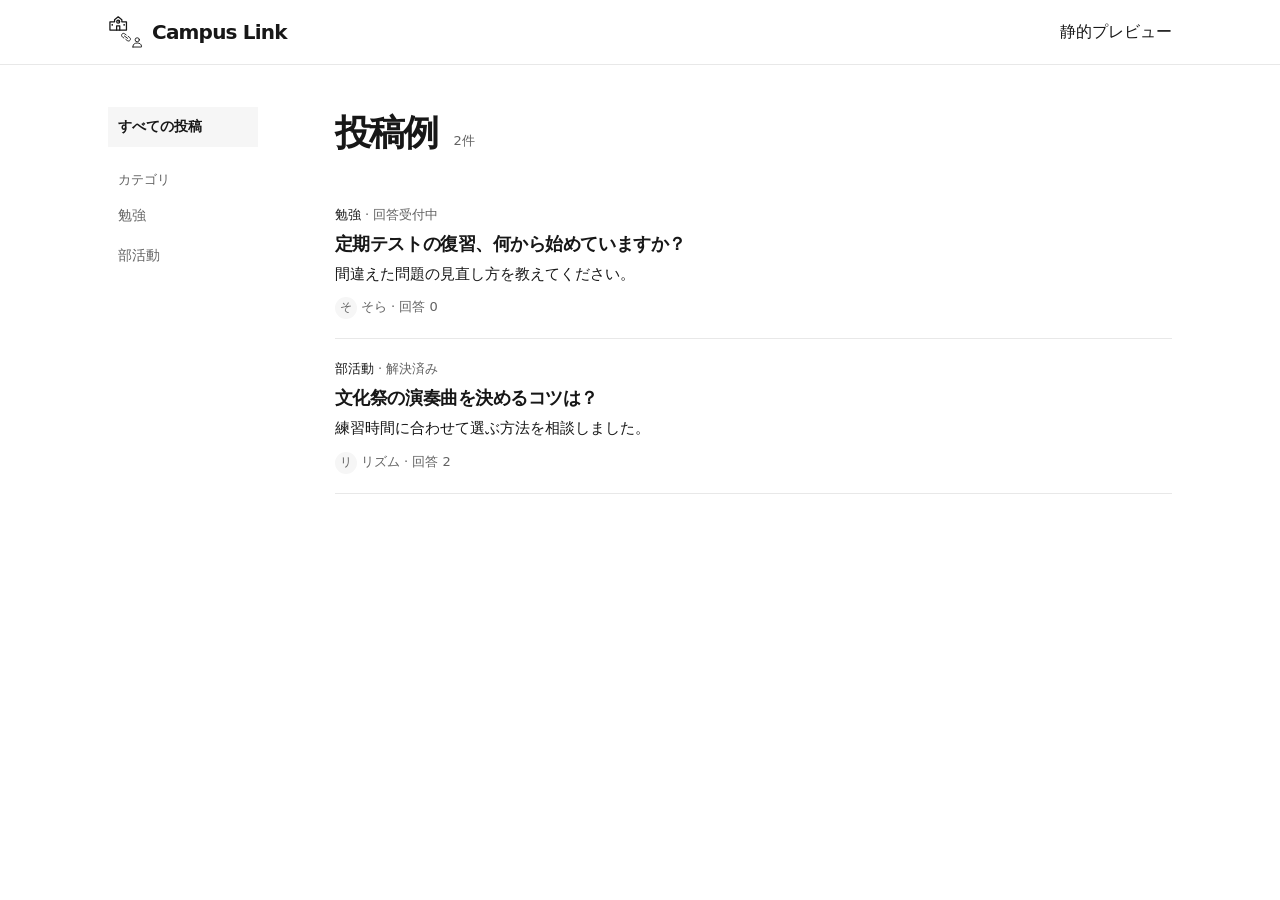
<file: static/index.html>
<!doctype html><html lang="ja"><meta charset="utf-8"><meta name="viewport" content="width=device-width,initial-scale=1,viewport-fit=cover"><link rel="stylesheet" href="style.css"><script defer src="categories.js"></script><title>Campus Link | 静的見本</title><header><div class="bar"><strong class="brand"><img src="campus-link.svg" width="40" height="40" alt="">Campus Link</strong>静的プレビュー</div></header><div class="layout"><aside class="categories list-nav"><nav aria-label="投稿例のカテゴリ"><a href="#all" aria-current="page">すべての投稿</a><small>カテゴリ</small><a href="#study">勉強</a><a href="#club">部活動</a></nav><button type="button" class="category-trigger" aria-haspopup="dialog" aria-expanded="false" aria-controls="category-sheet" hidden>
  <span data-category-name></span>
  <svg class="category-icon" aria-hidden="true" viewBox="0 0 24 24"><path d="m6 9 6 6 6-6"/></svg>
</button>
<dialog id="category-sheet" aria-labelledby="category-title">
  <div class="sheet-heading">
    <h2 id="category-title">カテゴリを選択</h2>
    <button type="button" data-close-category aria-label="閉じる"><svg class="category-icon" aria-hidden="true" viewBox="0 0 24 24"><path d="m6 6 12 12M18 6 6 18"/></svg></button>
  </div>
  <div data-category-options></div>
</dialog></aside><main id="all"><h1>投稿例 <small data-sample-count>2件</small></h1><article class="sample-row" id="study"><div class="meta"><b>勉強</b> · 回答受付中</div><h3>定期テストの復習、何から始めていますか？</h3><p>間違えた問題の見直し方を教えてください。</p><footer><span class="avatar">そ</span> そら · 回答 0</footer></article><article class="sample-row" id="club"><div class="meta"><b>部活動</b> · 解決済み</div><h3>文化祭の演奏曲を決めるコツは？</h3><p>練習時間に合わせて選ぶ方法を相談しました。</p><footer><span class="avatar">リ</span> リズム · 回答 2</footer></article></main></div></html>
</file>
<file: static/style.css>
:root {
  --ink: #171717;
  --muted: #626262;
  --line: #e8e8e8;
  --surface: #f6f6f6;
  color: var(--ink);
  background: white;
  font: 16px/1.65 system-ui, "Hiragino Sans", sans-serif;
  accent-color: var(--ink);
}
* { box-sizing: border-box }
body { margin: 0 }
html { scroll-padding-top: 80px }
a { color: inherit; text-underline-offset: 3px }
header { position: sticky; top: 0; z-index: 5; background: white; border-bottom: 1px solid var(--line) }
.bar, .layout { max-width: 1160px; margin: auto; padding-inline: clamp(16px,4vw,48px) }
.bar { height: 64px; display: flex; align-items: center; justify-content: space-between }
.brand { display: inline-flex; align-items: center; gap: 8px; font-size: 20px; line-height: 1; letter-spacing: -.04em; font-weight: 650; text-decoration: none }
.brand img { display: block; flex: none; width: 36px; height: 36px }
.layout { display: grid; grid-template-columns: 150px minmax(0,1fr); gap: clamp(32px,6vw,88px); padding-block: 42px 80px }
nav { display: grid; align-content: start }
nav a { display: flex; align-items: center; gap: 8px; color: var(--muted); padding: 7px 10px; min-height: 40px; text-decoration: none; font-size: 14px }
nav a:hover, nav a.active { background: var(--surface); color: var(--ink) }
nav a.active { font-weight: 650 }
nav small { padding: 22px 10px 5px }
main { min-width: 0; overflow-wrap: anywhere }
h1,h2,h3 { text-wrap: pretty; line-height: 1.45 }
h1 { margin: 0 0 26px; font-size: clamp(26px,3vw,36px); font-weight: 640; letter-spacing: -.055em }
h2 { font-size: 20px; margin: 32px 0 12px }
h3 { margin: 5px 0; font-size: 18px; letter-spacing: -.025em }
h1 small,h2 small { margin-left: 6px; font-weight: 450; letter-spacing: 0 }
small,footer,.meta,.excerpt,.notice,.counter { color: var(--muted) }
small,footer,.meta,.counter { font-size: 13px }
.meta b { color: var(--ink); font-weight: 540 }
.filters,.actions { display: flex; gap: 12px; flex-wrap: wrap; align-items: center; font-size: 14px }
.filters { padding-bottom: 16px; border-bottom: 1px solid var(--line) }
.filters label { display: inline-flex; align-items: center; min-height: 44px }
.search { flex: 1 1 165px; gap: 8px }
.icon { width: 16px; height: 16px; flex: none; fill: none; stroke: currentColor; stroke-width: 1.6; stroke-linecap: round }
input,textarea,select,button,.button { font: inherit; color: inherit }
.search input { border: 0; width: 100%; min-width: 0 }
button,.button { display: inline-flex; align-items: center; justify-content: center; min-height: 40px; padding: 6px 14px; border: 0; background: var(--surface); border-radius: 4px; cursor: pointer; text-decoration: none; font-weight: 550 }
.button { background: var(--ink); color: white; font-size: 14px }
button:hover,.button:hover { opacity: .8 }
.filters select { background: white; border: 0; min-height: 44px }
article { padding-block: 19px; border-bottom: 1px solid var(--line) }
.post-row { position: relative }
.post-row a { text-decoration: none }
.post-row a::after { content: ""; position: absolute; inset: 0 }
.post-row:hover h3,.post-row:focus-within h3 { text-decoration: underline; text-underline-offset: 4px }
.excerpt,.sample-row p { margin: 4px 0 10px; font-size: 15px }
.avatar { display: inline-grid; place-items: center; width: 22px; height: 22px; background: var(--surface); border-radius: 50%; font-size: 12px }
.empty { border: 0; padding-block: 54px }
.empty p,.notice { font-size: 14px }
.demo-notice { margin: -12px 0 18px; font-size: 13px; color: var(--muted) }
.stack { max-width: 680px; margin-top: 24px; display: grid; gap: 16px }
.stack label { display: grid; gap: 6px; font-size: 14px; font-weight: 550 }
.stack,.stack label { grid-template-columns: minmax(0,1fr) }
.stack input,.stack textarea,.stack select { width: 100%; min-width: 0; padding: 10px; font-size: 16px; background: white; border: 1px solid #c3c3c3; border-radius: 4px }
textarea { resize: vertical }
.counter { margin-top: -12px; text-align: right; font-variant-numeric: tabular-nums }
.stack output:empty { display: none }
.stack button { justify-self: start }
.body { white-space: pre-wrap; line-height: 1.85 }
article img { max-width: 100%; max-height: 640px }
.actions { margin-top: 20px }
summary { cursor: pointer }
main > a:first-child { display: inline-block; margin-bottom: 14px; font-size: 14px; color: var(--muted) }
:focus-visible { outline: 2px solid var(--ink); outline-offset: 2px }
.skip { position: fixed; left: 12px; top: -60px; z-index: 8; background: white; padding: 8px }
.skip:focus { top: 4px }
@media(max-width:760px) {
  .bar { height: 58px }
  .brand { gap: 7px }
  .brand img { width: 34px; height: 34px }
  .layout { display: block; padding-block: 0 54px }
  nav { display: flex; overflow-x: auto; gap: 10px; margin-bottom: 24px; border-bottom: 1px solid var(--line) }
  nav small { display: none }
  nav a { white-space: nowrap; min-height: 48px; padding-inline: 4px }
  nav a.active { background: white; box-shadow: inset 0 -2px currentColor }
  .search { flex-basis: 100% }
  .filters { gap: 4px 12px }
  .filters input { font-size: 16px }
  button,.button,summary { min-height: 44px }
  h1 { margin-bottom: 16px }
}

[hidden], .bottom-nav { display: none !important }
#filter-options,.sheet-heading { display: flex; align-items: center; gap: 12px }
#filter-sheet { width: min(100%,480px); max-width: 100%; max-height: 85dvh; box-sizing: border-box; margin: auto auto 0; border: 0; border-radius: 14px 14px 0 0; padding: 20px 20px calc(20px + env(safe-area-inset-bottom)); color: var(--ink) }
#filter-sheet::backdrop { background: rgb(0 0 0 / .32) }
.sheet-heading { justify-content: space-between }
.sheet-heading h2 { margin: 0 }
#sheet-fields #filter-options { display: grid; margin: 20px 0 }
#sheet-fields select,#sheet-fields label { min-height: 44px; font-size: 16px; display: flex; align-items: center }
#apply-filters { width: 100% }
#image-preview { width: auto; max-width: 100%; max-height: 240px }
.excerpt { display: -webkit-box; -webkit-box-orient: vertical; -webkit-line-clamp: 2; overflow: hidden }
@media(max-width:760px) {
  body { min-height: 100dvh; padding-bottom: calc(70px + env(safe-area-inset-bottom)) }
  .bar { height: 50px; padding-inline: max(16px,env(safe-area-inset-left)) max(16px,env(safe-area-inset-right)) }
  header { padding-top: env(safe-area-inset-top) }
  .bar .button,.categories:not(.list-nav) { display: none }
  .categories:not(.list-nav) + main { padding-top: 18px }
  .bottom-nav { display: grid !important; position: fixed; inset: auto 0 0; z-index: 6; grid-template-columns: repeat(5,minmax(0,1fr)); margin: 0; gap: 0; background: white; border: 0; border-top: 1px solid var(--line); padding: 3px env(safe-area-inset-right) env(safe-area-inset-bottom) env(safe-area-inset-left) }
  .bottom-nav a { display: flex; flex-direction: column; align-items: center; justify-content: center; gap: 2px; height: 56px; padding: 0; font-size: 11px; line-height: 1.25 }
  .bottom-nav svg { width: 24px; height: 24px; padding: 2px; stroke: currentColor; stroke-width: 1.65; fill: none; stroke-linejoin: round; stroke-linecap: round }
  .bottom-nav [aria-current] { color: #111; font-weight: 750; border-top: 2px solid }
  .bottom-nav .dest-new svg { color: white; background: #171717; border-radius: 6px; padding: 4px }
  .keyboard-open .bottom-nav { display: none !important }
  .categories nav a,main a:not(.post-row a),.filters button { min-width: 44px }
  main > a, .empty a,.filters > a { display: inline-flex; min-height: 44px; align-items: center }
  .post-row { padding-block: 14px }
  .stack { max-width: none }
  textarea,input { scroll-margin-block: 64px 90px }
  .stack button.button { width: 100% }
  a:active,button:active { background-color: #ddd; color: #111 }
}
@media(prefers-reduced-motion: reduce) { html { scroll-behavior: auto } }

.category-icon { width: 18px; height: 18px; fill: none; stroke: currentColor; stroke-width: 1.7; stroke-linecap: round; stroke-linejoin: round; flex: none }
.categories > nav .category-icon { display: none }
.category-trigger { min-width: 44px; min-height: 44px; padding: 0 4px; gap: 9px; background: transparent; font-size: 15px }
.category-trigger[aria-expanded=true] svg { transform: rotate(180deg) }
.category-modal-open, .category-modal-open body { overflow: hidden; overscroll-behavior: none }
#category-sheet { width: min(100%,480px); max-width: 100%; max-height: 85vh; max-height: 85dvh; margin: auto auto 0; border: 0; padding: 12px max(20px,env(safe-area-inset-right)) calc(12px + env(safe-area-inset-bottom)) max(20px,env(safe-area-inset-left)); color: var(--ink); background: white; overscroll-behavior: contain }
#category-sheet::backdrop { background: rgb(0 0 0 / .32) }
#category-sheet .sheet-heading h2 { font-size: 17px }
#category-sheet .sheet-heading button { min-width: 44px; min-height: 44px; background: transparent }
#category-sheet nav { display: grid; gap: 0; margin: 6px 0 0; overflow: visible; border: 0 }
#category-sheet nav small { display: none }
#category-sheet nav a { min-height: 48px; justify-content: space-between; padding-inline: 4px; font-size: 16px; box-shadow: none; background: transparent }
@media(max-width:760px) { .categories.list-nav { padding-block: 4px 10px } }

.header-actions { display:flex; align-items:center; gap:8px }
.help-link,.guide-nav-link { display:inline-flex; align-items:center; min-height:44px }
.help-link { justify-content:center; width:44px }
.guide-nav-link { margin:16px 10px; font-size:14px }
@media(max-width:760px){.guide-nav-link{display:none}}

.emoji-bar,.emoji-grid { display:flex; flex-wrap:wrap; align-items:center; gap:8px }
.emoji-bar { margin-block:18px 6px }
.emoji-bar button { min-height:44px; min-width:44px }
.emoji-bar [aria-pressed=true] { outline:1px solid currentColor; outline-offset:-1px }
.emoji-bar [aria-pressed=true]::after { content:'✓'; font-size:12px }
.emoji-bar[aria-busy=true] { opacity:.65 }
#emoji-picker { position:fixed; inset:auto; margin:0; width:300px; max-width:100%; max-height:85dvh; padding:16px; border:1px solid var(--line); color:var(--ink) }
#emoji-picker h2 { font-size:16px; margin:0 }
#emoji-picker::backdrop { background:transparent }
.emoji-grid { display:grid; grid-template-columns:repeat(4,1fr); margin-top:12px }
.emoji-grid button { font-size:20px }
@media(max-width:760px){
  #emoji-picker { inset:auto 0 0; width:100%; padding-bottom:calc(16px + env(safe-area-inset-bottom)); border:0 }
  #emoji-picker::backdrop { background:rgb(0 0 0 / .32) }
  .emoji-open,.emoji-open body { overflow:hidden; overscroll-behavior:none }
}
#emoji-picker label { display:grid; gap:2px; margin:8px 0; font-size:13px }
#emoji-picker input,#emoji-picker select { width:100%; min-width:0; min-height:44px; font:inherit; font-size:16px }
#emoji-picker .emoji-grid { max-height:34dvh; overflow:auto; overscroll-behavior:contain; padding:3px }
</file>
